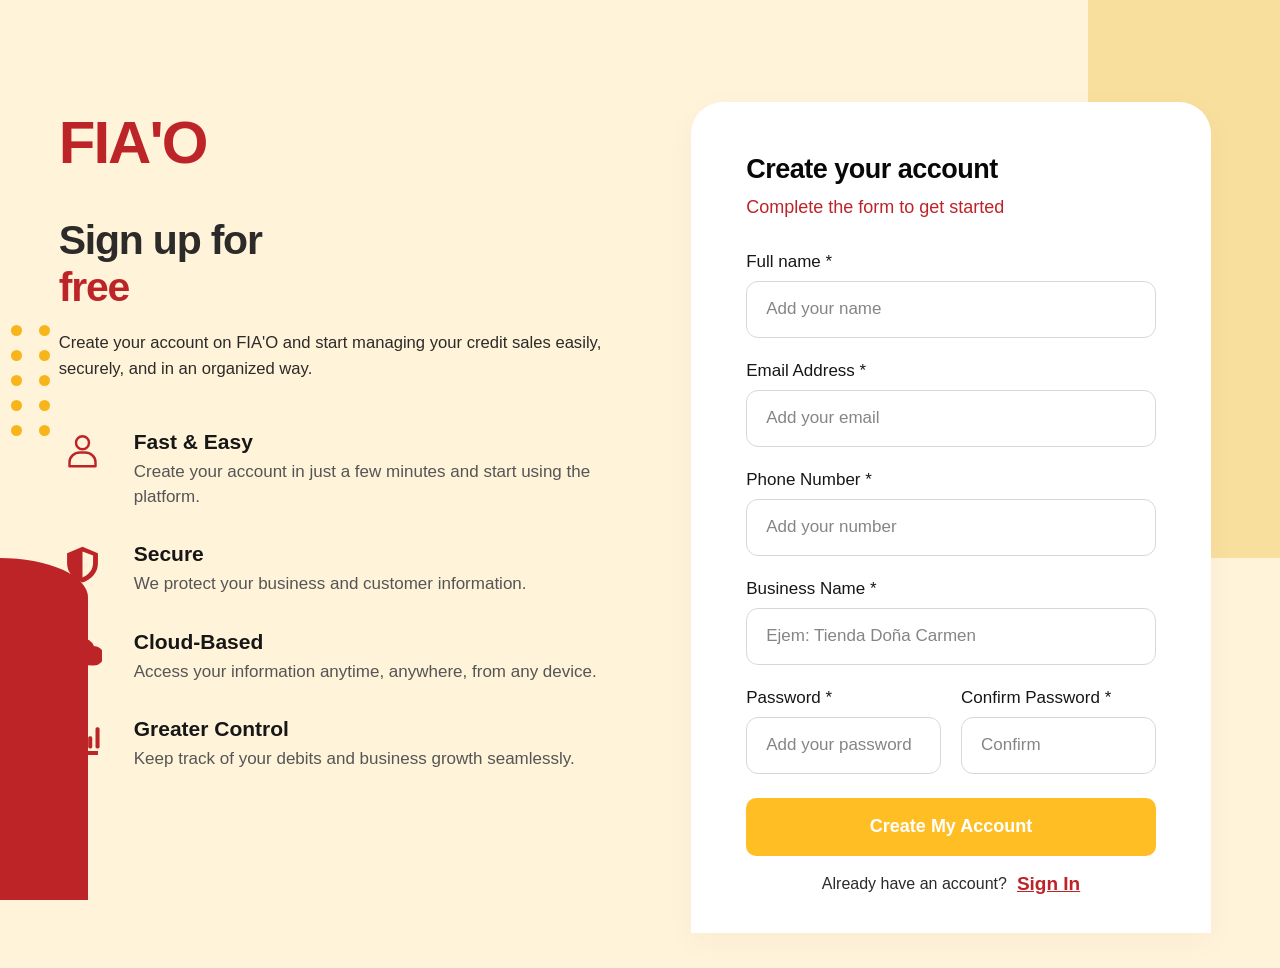
<file: singup.html>
<!DOCTYPE html>
<html lang="en">
<head>
    <meta charset="UTF-8">
    <meta name="viewport" content="width=device-width, initial-scale=1.0">
    <title>FIA'O | Sign Up</title>

    <style>
        * {
            margin: 0;
            padding: 0;
            box-sizing: border-box;
        }

        :root {
            --red: #bd2427;
            --red-dark: #a91d20;
            --cream: #fff3d9;
            --yellow: #ffbf24;
            --dark: #2d2b29;
            --gray: #555555;
            --white: #ffffff;
            --border: #d8d8d8;
        }

        body {
            font-family: Arial, Helvetica, sans-serif;
            color: var(--dark);
            background: var(--cream);
            min-height: 100vh;
            overflow-x: hidden;
        }

        /* DECORACIÓN DEL FONDO */
        .background-decoration {
            position: fixed;
            top: 0;
            right: 0;
            width: 15%;
            height: 62%;
            background: #f9df9e;
            border-bottom-left-radius: 100px;
            z-index: 0;
            pointer-events: none;
        }

        .red-decoration {
            position: fixed;
            left: 0;
            bottom: 0;
            width: 88px;
            height: 38%;
            background: var(--red);
            border-top-right-radius: 100px 45px;
            z-index: 0;
            pointer-events: none;
        }

        /* DISTRIBUCIÓN GENERAL */
        .signup-page {
            width: 100%;
            min-height: 100vh;
            display: grid;
            grid-template-columns: 54% 46%;
            position: relative;
            z-index: 1;
        }

        /* PANEL IZQUIERDO */
        .left-panel {
            padding: 12vh 5vw 45px 8.5%;
            display: flex;
            flex-direction: column;
            justify-content: flex-start;
        }

        .logo {
            display: inline-block;
            width: fit-content;
            color: var(--red);
            text-decoration: none;
            font-size: 60px;
            font-weight: 800;
            letter-spacing: -2px;
            margin-bottom: 40px;
        }

        .logo span {
            color: var(--red);
        }

        .headline {
            max-width: 560px;
            font-size: clamp(38px, 3.2vw, 55px);
            line-height: 1.14;
            letter-spacing: -1.2px;
            font-weight: 750;
            margin-bottom: 20px;
        }

        .headline span {
            display: block;
            color: var(--red);
        }

        .intro {
            font-size: clamp(16px, 1.3vw, 21px);
            line-height: 1.55;
            max-width: 680px;
            margin-bottom: 48px;
        }

        /* PUNTOS AMARILLOS */
        .intro-wrap {
            position: relative;
        }

        .dots {
            position: absolute;
            left: -48px;
            top: -5px;
            display: grid;
            grid-template-columns: repeat(2, 12px);
            gap: 14px 16px;
        }

        .dots span {
            width: 11px;
            height: 11px;
            background: #f8b51b;
            border-radius: 50%;
        }

        /* LISTA DE VENTAJAS */
        .features {
            display: flex;
            flex-direction: column;
            gap: 33px;
        }

        .feature {
            display: flex;
            align-items: flex-start;
            gap: 27px;
        }

        .feature-icon {
            width: 48px;
            min-width: 48px;
            height: 45px;
            color: var(--red);
            display: flex;
            align-items: center;
            justify-content: center;
        }

        .feature-icon svg {
            width: 39px;
            height: 39px;
            fill: currentColor;
        }

        .feature-icon .outline {
            fill: none;
            stroke: currentColor;
            stroke-width: 3;
            stroke-linecap: round;
            stroke-linejoin: round;
        }

        .feature-text h2 {
            color: #171717;
            font-size: 21px;
            margin-bottom: 6px;
        }

        .feature-text p {
            color: var(--gray);
            font-size: 17px;
            line-height: 1.45;
        }

        /* PANEL DERECHO */
        .right-panel {
            min-width: 0;
            display: flex;
            justify-content: center;
            align-items: flex-start;
            padding: 11.3vh 5.4vw 35px 0;
        }

        /* TARJETA DEL FORMULARIO */
        .signup-card {
            background: var(--white);
            width: 100%;
            max-width: 655px;
            min-height: 820px;
            border-radius: 32px 32px 0 0;
            padding: 52px 55px 38px;
            box-shadow: 0 8px 30px rgba(80, 55, 20, 0.04);
        }

        .form-heading {
            margin-bottom: 34px;
        }

        .form-heading h1 {
            font-size: clamp(27px, 2.1vw, 37px);
            color: #080808;
            margin-bottom: 12px;
            letter-spacing: -0.5px;
        }

        .form-heading p {
            font-size: 18px;
            color: var(--red);
        }

        /* CAMPOS */
        .form-group {
            margin-bottom: 23px;
        }

        .form-group label {
            display: block;
            font-size: 17px;
            color: #171717;
            margin-bottom: 9px;
        }

        .form-group input {
            display: block;
            width: 100%;
            height: 57px;
            border: 1px solid var(--border);
            border-radius: 12px;
            padding: 0 19px;
            background: white;
            outline: none;
            font-family: inherit;
            font-size: 17px;
            color: #252525;
            transition: border-color 0.2s, box-shadow 0.2s;
        }

        .form-group input::placeholder {
            color: #858585;
            opacity: 1;
        }

        .form-group input:focus {
            border-color: var(--red);
            box-shadow: 0 0 0 3px rgba(189, 36, 39, 0.08);
        }

        /* CONTRASEÑAS EN DOS COLUMNAS */
        .password-row {
            display: grid;
            grid-template-columns: 1fr 1fr;
            gap: 20px;
        }

        .password-row .form-group {
            min-width: 0;
        }

        /* BOTÓN CREAR CUENTA */
        .create-button {
            width: 100%;
            min-height: 58px;
            border: none;
            border-radius: 10px;
            background: var(--yellow);
            color: white;
            font-family: inherit;
            font-size: 18px;
            font-weight: 700;
            cursor: pointer;
            transition: background 0.2s, transform 0.2s;
            margin-top: 1px;
        }

        .create-button:hover {
            background: #f0ae0d;
            transform: translateY(-1px);
        }

        /* ENLACE A INICIAR SESIÓN */
        .signin-area {
            display: flex;
            justify-content: center;
            align-items: center;
            flex-wrap: wrap;
            gap: 10px;
            margin-top: 17px;
            text-align: center;
            font-size: 16px;
        }

        .signin-area a {
            color: var(--red);
            font-size: 19px;
            font-weight: 600;
            text-decoration: underline;
        }

        .form-message {
            display: none;
            color: var(--red);
            font-size: 14px;
            line-height: 1.5;
            margin-top: 14px;
        }

        .form-message.visible {
            display: block;
        }

        /* TABLETAS */
        @media (max-width: 1050px) {
            .signup-page {
                grid-template-columns: 48% 52%;
            }

            .left-panel {
                padding: 75px 30px 40px 8%;
            }

            .logo {
                font-size: 48px;
                margin-bottom: 35px;
            }

            .headline {
                font-size: clamp(36px, 4.3vw, 48px);
            }

            .intro {
                margin-bottom: 35px;
            }

            .features {
                gap: 28px;
            }

            .feature {
                gap: 16px;
            }

            .feature-text h2 {
                font-size: 19px;
            }

            .feature-text p {
                font-size: 15px;
            }

            .right-panel {
                padding: 55px 25px 35px 0;
            }

            .signup-card {
                padding: 38px 30px;
                min-height: auto;
            }

            .form-heading h1 {
                font-size: 29px;
            }

            .form-group {
                margin-bottom: 19px;
            }

            .form-group input {
                height: 53px;
                font-size: 15px;
            }

            .password-row {
                gap: 12px;
            }

            .form-group label {
                font-size: 15px;
            }
        }

        /* CELULARES */
        @media (max-width: 700px) {
            .signup-page {
                display: flex;
                flex-direction: column;
            }

            .background-decoration {
                width: 20%;
                height: 300px;
            }

            .red-decoration {
                width: 12px;
                height: 180px;
            }

            .left-panel {
                padding: 35px 28px 35px 35px;
            }

            .logo {
                font-size: 44px;
                margin-bottom: 25px;
            }

            .headline {
                font-size: clamp(35px, 9vw, 48px);
                margin-bottom: 15px;
            }

            .intro {
                font-size: 16px;
                margin-bottom: 30px;
            }

            .dots {
                left: -23px;
                grid-template-columns: repeat(2, 7px);
                gap: 9px 9px;
            }

            .dots span {
                width: 7px;
                height: 7px;
            }

            .features {
                gap: 23px;
            }

            .feature {
                gap: 14px;
            }

            .feature-icon {
                width: 38px;
                min-width: 38px;
                height: 38px;
            }

            .feature-icon svg {
                width: 32px;
                height: 32px;
            }

            .feature-text h2 {
                font-size: 18px;
            }

            .feature-text p {
                font-size: 14px;
            }

            .right-panel {
                padding: 0 18px 35px;
            }

            .signup-card {
                max-width: 520px;
                border-radius: 25px;
                padding: 30px 22px;
                min-height: auto;
            }

            .form-heading {
                margin-bottom: 28px;
            }

            .form-heading h1 {
                font-size: 28px;
            }

            .form-heading p {
                font-size: 16px;
            }

            .password-row {
                grid-template-columns: 1fr;
                gap: 0;
            }

            .form-group {
                margin-bottom: 20px;
            }

            .form-group input {
                height: 53px;
            }

            .create-button {
                min-height: 55px;
                font-size: 17px;
            }

            .signin-area {
                font-size: 14px;
            }

            .signin-area a {
                font-size: 17px;
            }
        }
    </style>
</head>

<body>

    <div class="background-decoration"></div>
    <div class="red-decoration"></div>

    <main class="signup-page">

        <!-- PANEL IZQUIERDO -->
        <section class="left-panel">

            <a href="index.html" class="logo">FIA<span>'O</span></a>

            <h1 class="headline">
                Sign up for
                <span>free</span>
            </h1>

            <div class="intro-wrap">
                <div class="dots" aria-hidden="true">
                    <span></span><span></span>
                    <span></span><span></span>
                    <span></span><span></span>
                    <span></span><span></span>
                    <span></span><span></span>
                </div>

                <p class="intro">
                    Create your account on FIA'O and start managing
                    your credit sales easily, securely, and in an
                    organized way.
                </p>
            </div>

            <div class="features">

                <!-- FAST AND EASY -->
                <article class="feature">
                    <div class="feature-icon">
                        <svg viewBox="0 0 48 48" aria-hidden="true">
                            <circle class="outline" cx="24" cy="12" r="8"/>
                            <path class="outline"
                                d="M8 41v-5c0-7 6-12 13-12h6c7 0 13 5 13 12v5z"/>
                        </svg>
                    </div>

                    <div class="feature-text">
                        <h2>Fast &amp; Easy</h2>
                        <p>
                            Create your account in just a few minutes
                            and start using the platform.
                        </p>
                    </div>
                </article>

                <!-- SECURE -->
                <article class="feature">
                    <div class="feature-icon">
                        <svg viewBox="0 0 48 48" aria-hidden="true">
                            <path d="M24 2 5 10v12c0 12 8 20 19 24 11-4 19-12 19-24V10z"/>
                            <path d="M24 8v32c8-4 13-10 13-18V13z"
                                fill="#fff3d9"/>
                        </svg>
                    </div>

                    <div class="feature-text">
                        <h2>Secure</h2>
                        <p>
                            We protect your business and customer
                            information.
                        </p>
                    </div>
                </article>

                <!-- CLOUD BASED -->
                <article class="feature">
                    <div class="feature-icon">
                        <svg viewBox="0 0 48 48" aria-hidden="true">
                            <path d="M12 39a10 10 0 0 1-1-20 14 14 0 0 1 27-3 12 12 0 0 1 0 24z"/>
                        </svg>
                    </div>

                    <div class="feature-text">
                        <h2>Cloud-Based</h2>
                        <p>
                            Access your information anytime, anywhere,
                            from any device.
                        </p>
                    </div>
                </article>

                <!-- GREATER CONTROL -->
                <article class="feature">
                    <div class="feature-icon">
                        <svg viewBox="0 0 48 48" aria-hidden="true">
                            <path d="M5 5h5v33h33v5H5z"/>
                            <rect x="13" y="23" width="5" height="12" rx="2"/>
                            <rect x="22" y="15" width="5" height="20" rx="2"/>
                            <rect x="31" y="20" width="5" height="15" rx="2"/>
                            <rect x="40" y="9" width="5" height="26" rx="2"/>
                        </svg>
                    </div>

                    <div class="feature-text">
                        <h2>Greater Control</h2>
                        <p>
                            Keep track of your debits and business
                            growth seamlessly.
                        </p>
                    </div>
                </article>

            </div>

        </section>

        <!-- PANEL DERECHO: FORMULARIO -->
        <section class="right-panel">

            <div class="signup-card">

                <div class="form-heading">
                    <h1>Create your account</h1>
                    <p>Complete the form to get started</p>
                </div>

                <form id="signupForm">

                    <div class="form-group">
                        <label for="fullName">Full name *</label>
                        <input
                            type="text"
                            id="fullName"
                            name="fullName"
                            placeholder="Add your name"
                            autocomplete="name"
                            required>
                    </div>

                    <div class="form-group">
                        <label for="email">Email Address *</label>
                        <input
                            type="email"
                            id="email"
                            name="email"
                            placeholder="Add your email"
                            autocomplete="email"
                            required>
                    </div>

                    <div class="form-group">
                        <label for="phone">Phone Number *</label>
                        <input
                            type="tel"
                            id="phone"
                            name="phone"
                            placeholder="Add your number"
                            autocomplete="tel"
                            required>
                    </div>

                    <div class="form-group">
                        <label for="businessName">Business Name *</label>
                        <input
                            type="text"
                            id="businessName"
                            name="businessName"
                            placeholder="Ejem: Tienda Doña Carmen"
                            autocomplete="organization"
                            required>
                    </div>

                    <div class="password-row">

                        <div class="form-group">
                            <label for="password">Password *</label>
                            <input
                                type="password"
                                id="password"
                                name="password"
                                placeholder="Add your password"
                                autocomplete="new-password"
                                minlength="8"
                                required>
                        </div>

                        <div class="form-group">
                            <label for="confirmPassword">
                                Confirm Password *
                            </label>
                            <input
                                type="password"
                                id="confirmPassword"
                                name="confirmPassword"
                                placeholder="Confirm"
                                autocomplete="new-password"
                                minlength="8"
                                required>
                        </div>

                    </div>

                    <button type="submit" class="create-button">
                        Create My Account
                    </button>

                    <p id="formMessage" class="form-message" role="status"></p>

                    <div class="signin-area">
                        <span>Already have an account?</span>
                        <a href="login.html">Sign In</a>
                    </div>

                </form>

            </div>

        </section>

    </main>

    <script>
        const signupForm = document.getElementById("signupForm");
        const password = document.getElementById("password");
        const confirmPassword = document.getElementById("confirmPassword");
        const formMessage = document.getElementById("formMessage");

        signupForm.addEventListener("submit", function(event) {
            event.preventDefault();

            formMessage.classList.remove("visible");

            if (password.value !== confirmPassword.value) {
                formMessage.textContent =
                    "Your passwords do not match. Please try again.";

                formMessage.classList.add("visible");
                confirmPassword.focus();
                return;
            }

            formMessage.textContent =
                "The form is valid, but account creation still needs to be connected to a secure database or authentication service.";

            formMessage.classList.add("visible");
        });
    </script>

</body>
</html>
</file>
